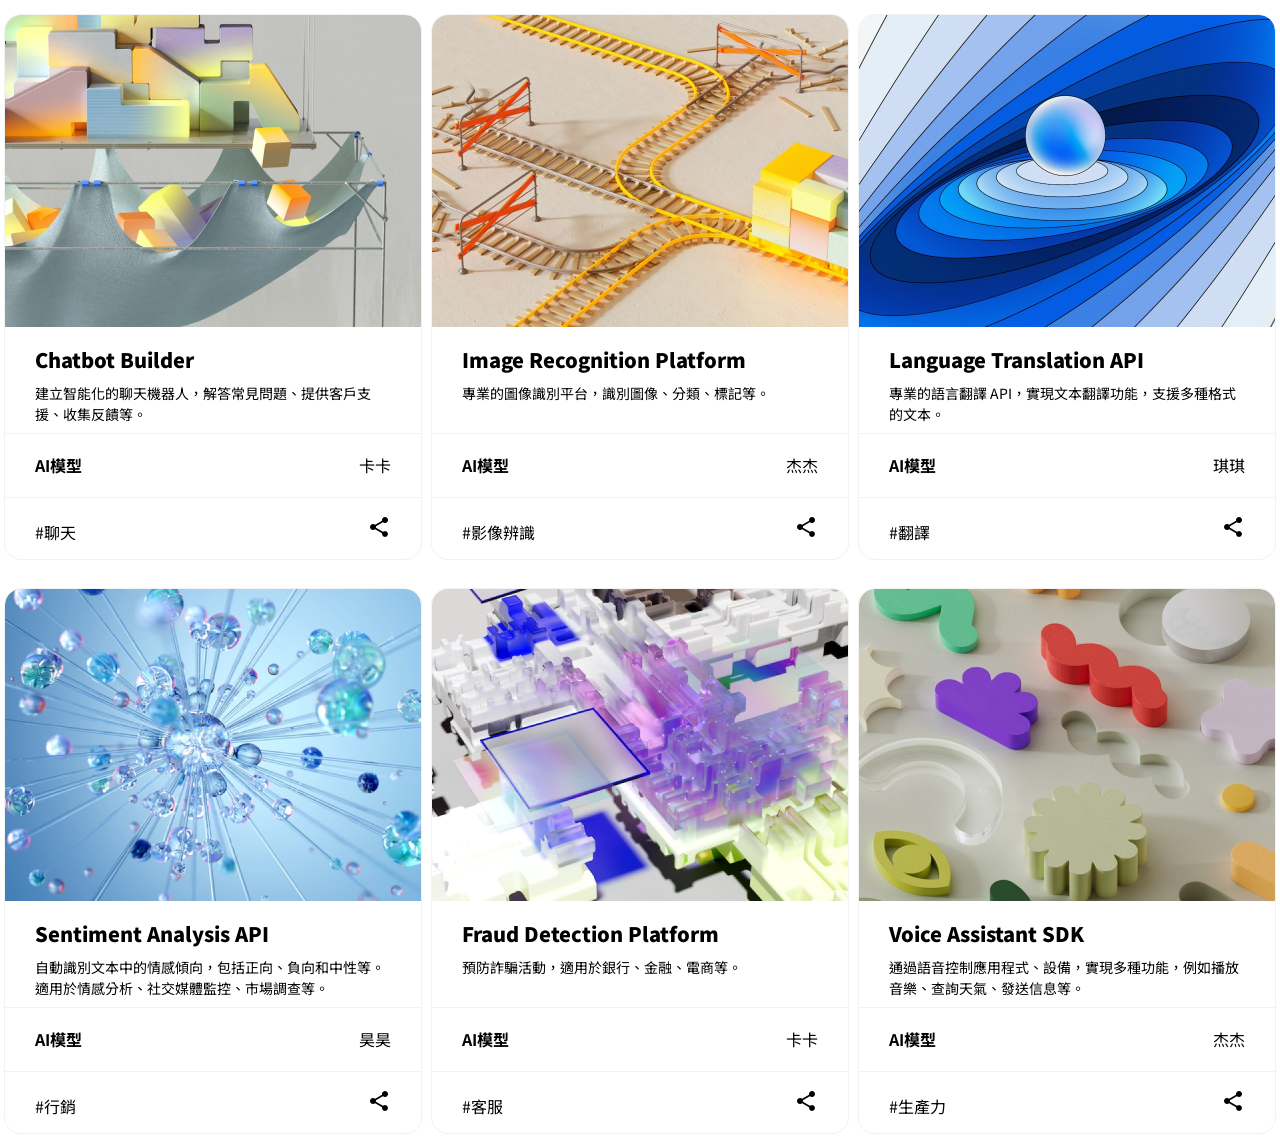
<file: 切版任務一/index.html>
<!DOCTYPE html>
<html lang="en">
<head>
    <meta charset="UTF-8">
    <meta http-equiv="X-UA-Compatible" content="IE=edge">
    <meta name="viewport" content="width=device-width, initial-scale=1.0">
    <title>product feature cards</title>
    <link rel="stylesheet" href="style.css">
    <link rel="preconnect" href="https://fonts.googleapis.com">
    <link rel="preconnect" href="https://fonts.gstatic.com" crossorigin>
    <link href="https://fonts.googleapis.com/css2?family=Noto+Sans+TC:wght@900&display=swap" rel="stylesheet">
    <link href="https://fonts.googleapis.com/css2?family=Noto+Sans+TC&display=swap" rel="stylesheet">
    <link href="https://fonts.googleapis.com/icon?family=Material+Icons"
      rel="stylesheet">
    
</head>
<body>
    <div class="wrapper">
        <ul>
        <li class="card">
            <div class="card-context">
            <img src="img/tool1.png" alt="tool1">
            <h3>Chatbot Builder</h3><p>建立智能化的聊天機器人，解答常見問題、提供客戶支援、收集反饋等。</p>
            </div>
            <div class="card-info">
            <hr>
            <h4><b>AI模型</b><span>卡卡</span></h4>
            <hr>
            <h4>#聊天<a><span class="material-icons">share</span></a></h4>
            </div>
        <li class="card">
            <div class="card-context">
            <img src="img/tool2.png" alt="tool2">
            <h3>Image Recognition Platform</h3><p>專業的圖像識別平台，識別圖像、分類、標記等。
            </p>
            </div>
            <div class="card-info">
            <hr>
            <h4><b>AI模型</b><span>杰杰</span></h4>
            <hr>
            <h4>#影像辨識<a><span class="material-icons">share</span></a></h4>
            </div>
        </li>
        <li class="card">
            <div class="card-context">
            <img src="img/tool3.png" alt="tool3">
            <h3>Language Translation API</h3><p>專業的語言翻譯 API，實現文本翻譯功能，支援多種格式的文本。</p>
            </div>
            <div class="card-info">
            <hr>
            <h4><b>AI模型</b><span>琪琪</span></h4>
            <hr>
            <h4>#翻譯<a><span class="material-icons">share</span></a></h4>
            </div>
        </li>
        <li class="card">
            <div class="card-context">
            <img src="img/tool4.png" alt="tool4">
            <h3>Sentiment Analysis API</h3><p>自動識別文本中的情感傾向，包括正向、負向和中性等。適用於情感分析、社交媒體監控、市場調查等。</p>
            </div>
            <div class="card-info">
            <hr>
            <h4><b>AI模型</b><span>昊昊</span></h4>
            <hr>
            <h4>#行銷<a><span class="material-icons">share</span></a></h4>
            </div>
        </li>
        <li class="card">
            <div class="card-context">
            <img src="img/tool5.png" alt="tool5">
            <h3>Fraud Detection Platform</h3><p>預防詐騙活動，適用於銀行、金融、電商等。
            </p>
            </div>
            <div class="card-info">
            <hr>
            <h4><b>AI模型</b><span>卡卡</span></h4>
            <hr>
            <h4>#客服<a><span class="material-icons">share</span></a></h4> 
            </div> 
        </li>
        <li class="card">
            <div class="card-context">
            <img src="img/tool6.png" alt="tool6">
            <h3>Voice Assistant SDK</h3><p>通過語音控制應用程式、設備，實現多種功能，例如播放音樂、查詢天氣、發送信息等。</p>
            </div>
            <div class="card-info">
            <hr>
            <h4><b>AI模型</b><span>杰杰</span></h4>
            <hr>
            <h4>#生產力<a><span class="material-icons">share</span></a></h4>
            </div>
        </li>
        </ul>
    </div>
</body>
</html>
</file>
<file: 切版任務一/style.css>
/*reset*/
html, body, div, span, applet, object, iframe,
h1, h2, h3, h4, h5, h6, p, blockquote, pre,
a, abbr, acronym, address, big, cite, code,
del, dfn, em, img, ins, kbd, q, s, samp,
small, strike, strong, sub, sup, tt, var,
b, u, i, center,
dl, dt, dd, ol, ul, li,
fieldset, form, label, legend,
table, caption, tbody, tfoot, thead, tr, th, td,
article, aside, canvas, details, embed, 
figure, figcaption, footer, header, hgroup, 
menu, nav, output, ruby, section, summary,
time, mark, audio, video {
	margin: 0;
	padding: 0;
	border: 0;
	font-size: 100%;
	font:inherit;
	vertical-align: baseline;
}
/* HTML5 display-role reset for older browsers */
article, aside, details, figcaption, figure, 
footer, header, hgroup, menu, nav, section {
	display: block;
}
body {
	line-height: 1;
}
ol, ul {
	list-style: none;
}
blockquote, q {
	quotes: none;
}
blockquote:before, blockquote:after,
q:before, q:after {
	content: '';
	content: none;
}
table {
	border-collapse: collapse;
	border-spacing: 0;
}


/*body*/

/**{
    outline: 2px solid #000;
}*/

body{
     display:flex;
     align-items: center;
     justify-content: center;
     font-family: 'Noto Sans TC', sans-serif
     /*background:black;*/
}
.wrapper{
    width: 1296px;
}
ul{
    display: flex;
    justify-content:space-between;
    flex-wrap: wrap;
    align-items: stretch;
}
li{
    display: flex;
    justify-content: space-between;
}
.card{
    outline:1px solid #f2f2f2;
    margin:15px auto;
    width:416px;
    border-radius: 16px;
    flex-direction: column;
}
.card img{
    width:100%;
    border-top-left-radius: 16px;
    border-top-right-radius: 16px;
}
p, h3, h4{
    padding: 0 30px;
}
h3{
    font-size: 20px;
    font-weight: 900;
    line-height: 1.5;
    margin-top:4%;
    margin-bottom: 2%;
}
p{
    font-size: 14px;
    font-weight: 400;
    line-height: 1.5;
}
h4{
    font-weight: 400;
    font-size: 16px;
    line-height: 3;
}
b{
    font-weight: 700;
}
hr{
    border:none;
    height:0.5px;
    background-color:#f2f2f2;
}

h4{
    display: flex;
    align-items: center;
    justify-content:space-between;
}
a{
    margin-top: 2px;
    margin-bottom: 3px;
    cursor: pointer;
}

@media screen and (max-width: 800px) {
    .card-container {
      display: flex;
      flex-wrap: wrap;
    }
    .card {
      width: 90%;
    }
  }
</file>
